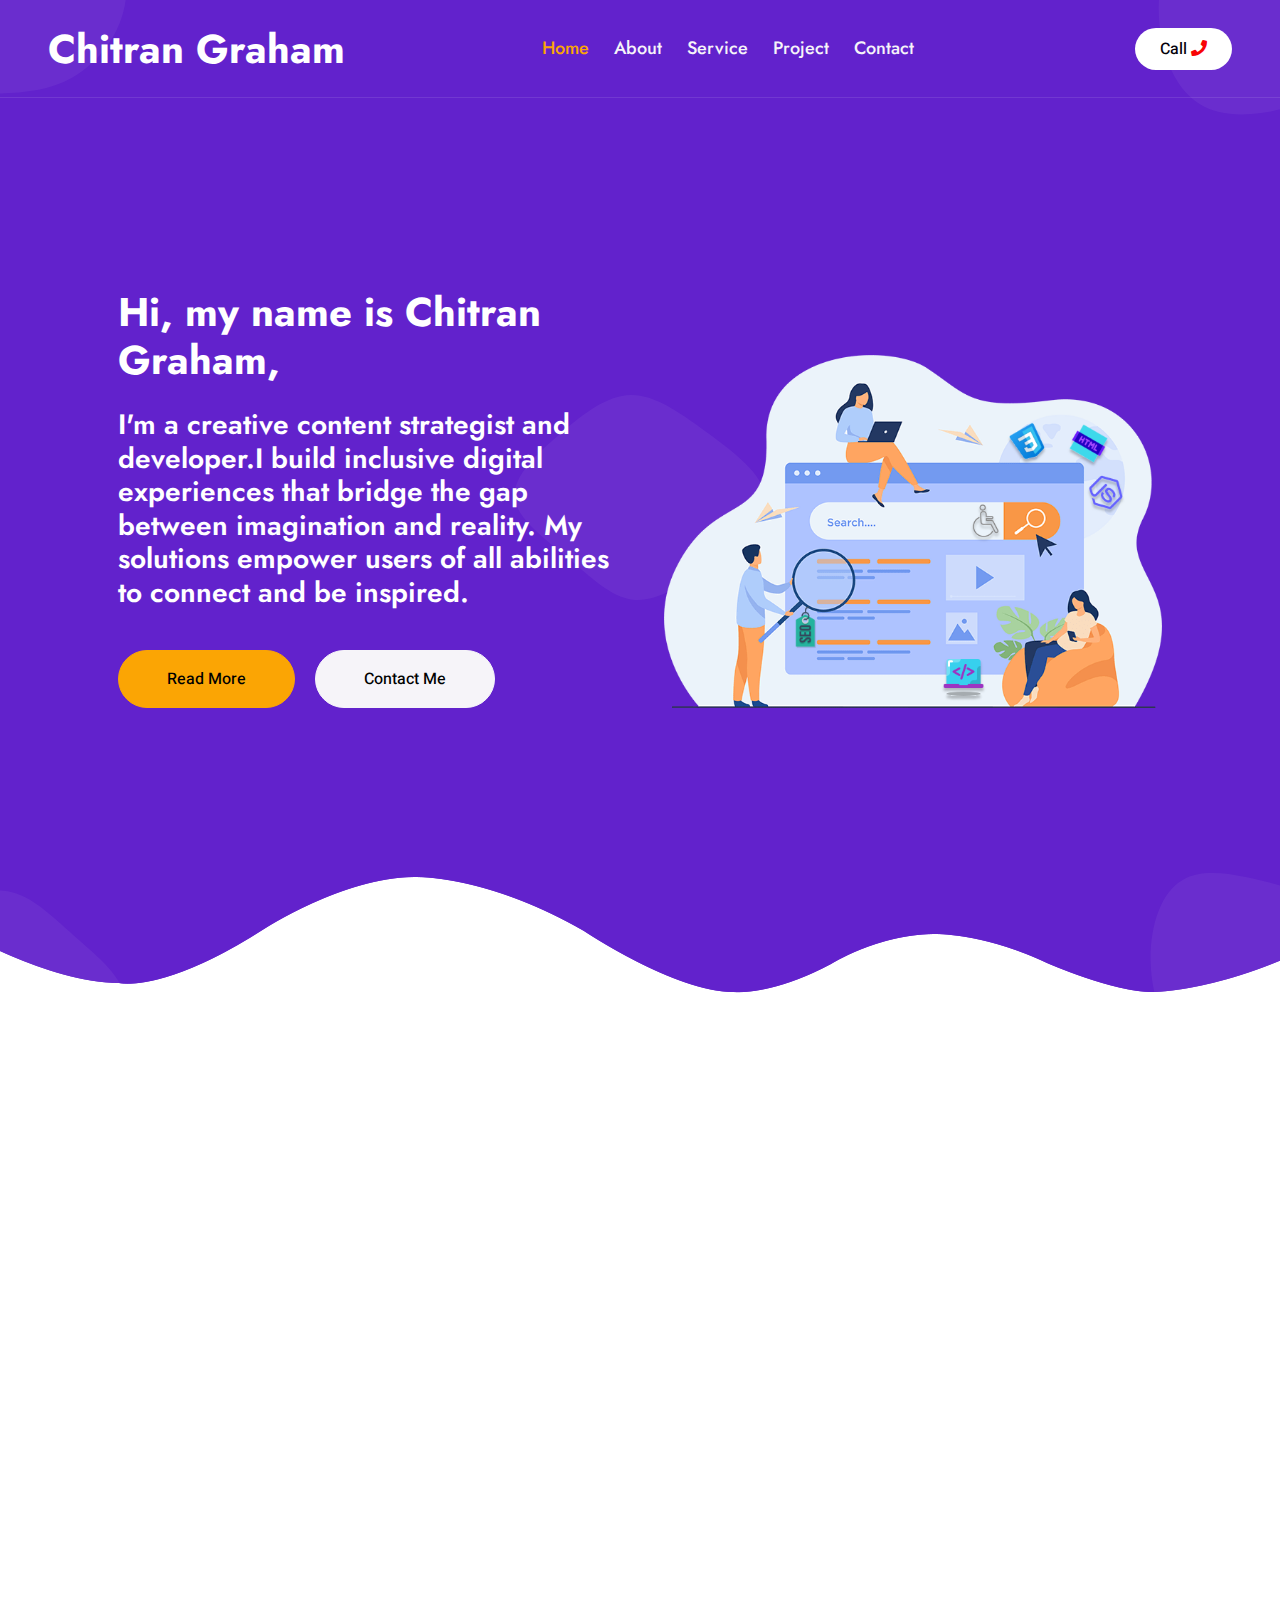
<file: index.html>
<!DOCTYPE html>
<html lang="en">
    <!-- Pop up message start -->

<!-- Pop up message end -->
<head>
    <meta charset="utf-8">
    <title>Chitran Graham - Australian Government</title>
    <meta content="width=device-width, initial-scale=1.0" name="viewport">
    <meta content="" name="keywords">
    <meta content="" name="description">

    <!-- Favicon -->
    <link href="img/ausgov.png" rel="icon">

    <!-- Google Web Fonts -->
    <link rel="preconnect" href="https://fonts.googleapis.com">
    <link rel="preconnect" href="https://fonts.gstatic.com" crossorigin>
    <link href="https://fonts.googleapis.com/css2?family=Heebo:wght@400;500&family=Jost:wght@500;600;700&display=swap" rel="stylesheet"> 

    <!-- Icon Font Stylesheet -->
    <link href="https://cdnjs.cloudflare.com/ajax/libs/font-awesome/5.10.0/css/all.min.css" rel="stylesheet">
    <link href="https://cdn.jsdelivr.net/npm/bootstrap-icons@1.4.1/font/bootstrap-icons.css" rel="stylesheet">

    <!-- Libraries Stylesheet -->
    <link href="lib/animate/animate.min.css" rel="stylesheet">
    <link href="lib/owlcarousel/assets/owl.carousel.min.css" rel="stylesheet">
    <link href="lib/lightbox/css/lightbox.min.css" rel="stylesheet">

    <!-- Customized Bootstrap Stylesheet -->
    <link href="css/bootstrap.min.css" rel="stylesheet">

    <!-- Template Stylesheet -->
    <link href="css/style.css" rel="stylesheet">
</head>
</div>
<body>

    <div class="container-xxl bg-white p-0">
        <!-- Spinner Start -->
        <div id="spinner" class="show bg-white position-fixed translate-middle w-100 vh-100 top-50 start-50 d-flex align-items-center justify-content-center">
            <div class="spinner-grow text-primary" style="width: 3rem; height: 3rem;" role="status">
                <span class="sr-only">Loading...</span>
            </div>
        </div>
        <!-- Spinner End -->


        <!-- Navbar & Hero Start -->
        <div class="container-xxl position-relative p-0">
            <nav class="navbar navbar-expand-lg navbar-light px-4 px-lg-5 py-3 py-lg-0">
                <a href="" class="navbar-brand p-0">
                    <h1 class="m-0">Chitran Graham</h1>
                    <!-- <img src="img/logo.png" alt="Logo"> -->
                </a>
                <button class="navbar-toggler" type="button" data-bs-toggle="collapse" data-bs-target="#navbarCollapse">
                    <span class="fa fa-bars"></span>
                </button>
                <div class="collapse navbar-collapse" id="navbarCollapse">
                    <div class="navbar-nav mx-auto py-0">
                        <a href="index.html" class="nav-item nav-link active">Home</a>
                        <a href="#aboutMe" class="nav-item nav-link">About</a>
                        <a href="#services" class="nav-item nav-link">Service</a>
                        <a href="#projects" class="nav-item nav-link">Project</a>
                        <div class="nav-item dropdown">
                        </div> 
                        <a href="tel:+61426538950" class="nav-item nav-link">Contact</a>
                    </div>
                    <a href="tel:+61426538950" class="btn rounded-pill py-2 px-4 ms-3 d-none d-lg-block">Call&nbsp;<i class='fa fa-phone faa-ring animated fa-1x'></i></a>
                </div>
            </nav>

            <div class="container-xxl bg-primary hero-header">
                <div class="container px-lg-5">
                    <div class="row g-5 align-items-end">
                        <div class="col-lg-6 text-center text-lg-start">
                            <h1 class="text-white mb-4 animated slideInDown">Hi, my name is Chitran Graham, </h1>
                            <h3 class="text-white pb-3 animated slideInDown">I'm a creative content strategist and developer.I build inclusive digital experiences that bridge the gap between imagination and reality. My solutions empower users of all abilities to connect and be inspired.</p></h3>
                            <a href="#feature" class="btn btn-secondary py-sm-3 px-sm-5 rounded-pill me-3 animated slideInLeft">Read More</a>
                            <a href="tel:+61426538950" class="btn btn-light py-sm-3 px-sm-5 rounded-pill animated slideInRight">Contact Me</a>
                        </div>
                        <div class="col-lg-6 text-center text-lg-start">
                            <img class="img-fluid animated zoomIn" src="img/hero.png" alt="">
                        </div>
                    </div>
                </div>
            </div>
        </div>
        <!-- Navbar & Hero End -->


        <!-- Feature Start -->
        <a id="feature">
        <div class="container-xxl py-5">
            <div class="container py-5 px-lg-5">
                <div class="row g-4">
                    <div class="col-lg-4 wow fadeInUp" data-wow-delay="0.1s">
                        <div class="feature-item bg-light rounded text-center p-4">
                            <i class="fa fa-3x fa-mail-bulk text-primary mb-4"></i>
                            <h5 class="mb-3">Digital & Accessibility</h5>
                            <p class="m-0">Strong understanding of content design principles such as clarity, accuracy, context, transparency, cohesiveness, and inclusivity along with digital best practices, as well as experience in leading and managing a team.</p>
                        </div>
                    </div>
                    <div class="col-lg-4 wow fadeInUp" data-wow-delay="0.3s">
                        <div class="feature-item bg-light rounded text-center p-4">
                            <i class="fa fa-3x fa-search text-primary mb-4"></i>
                            <h5 class="mb-3">SEO & Backlinks</h5>
                            <p class="m-0">I'm a SEO and backlinks expert. I specialize in helping websites improve their search engine ranking. I do this by optimizing the website's content and structure, as well as building backlinks from other websites.</p>
                        </div>
                    </div>
                    <div class="col-lg-4 wow fadeInUp" data-wow-delay="0.5s">
                        <div class="feature-item bg-light rounded text-center p-4">
                            <i class="fa fa-3x fa-laptop-code text-primary mb-4"></i>
                            <h5 class="mb-3">Design & Development</h5>
                            <p class="m-0">Confident in backend HTML, CSS and JavaScript reviewing, updating, and coordinating accurate online content across several different department websites such as DRUPAL, SharePoint Online and Sitecore DXP.</p>
                        </div>
                    </div>
                </div>
            </div>
        </div>
    </a>
        <!-- Feature End -->


        <!-- About Start -->
        <a id="aboutMe">
        <div class="container-xxl py-5">
            <div class="container py-5 px-lg-5">
                <div class="row g-5 align-items-center">
                    <div class="col-lg-6 wow fadeInUp" data-wow-delay="0.1s">
                        <p class="section-title text-secondary">About Me<span></span></p>
                        <h1 class="mb-5">Digital expert with 5 years of experience</h1>
                        <p class="mb-4">I have experience in understanding in digital content design principles such as clarity, accuracy, context, transparency, cohesiveness, and inclusivity along with digital best practices, as well as experience in leading and managing a team.</p>
                        <div class="skill mb-4">
                            <div class="d-flex justify-content-between">
                                <p class="mb-2">Content Development</p>
                                <p class="mb-2">90%</p>
                            </div>
                            <div class="progress">
                                <div class="progress-bar bg-primary" role="progressbar" aria-valuenow="90" aria-valuemin="0" aria-valuemax="100"></div>
                            </div>
                        </div>
                        <div class="skill mb-4">
                            <div class="d-flex justify-content-between">
                                <p class="mb-2">SEO and Redirects</p>
                                <p class="mb-2">87%</p>
                            </div>
                            <div class="progress">
                                <div class="progress-bar bg-secondary" role="progressbar" aria-valuenow="87" aria-valuemin="0" aria-valuemax="100"></div>
                            </div>
                        </div>
                        <div class="skill mb-4">
                            <div class="d-flex justify-content-between">
                                <p class="mb-2">Design & Development</p>
                                <p class="mb-2">95%</p>
                            </div>
                            <div class="progress">
                                <div class="progress-bar bg-dark" role="progressbar" aria-valuenow="95" aria-valuemin="0" aria-valuemax="100"></div>
                            </div>
                        </div>
                        <div class="skill mb-4">
                            <div class="d-flex justify-content-between">
                                <p class="mb-2">DRUPAL and SharePoint online Development</p>
                                <p class="mb-2">96%</p>
                            </div>
                            <div class="progress">
                                <div class="progress-bar bg-primary" role="progressbar" aria-valuenow="96" aria-valuemin="0" aria-valuemax="100"></div>
                            </div>
                        </div>
                        <div class="skill mb-4">
                            <div class="d-flex justify-content-between">
                                <p class="mb-2">Google Analytics</p>
                                <p class="mb-2">95%</p>
                            </div>
                            <div class="progress">
                                <div class="progress-bar bg-secondary" role="progressbar" aria-valuenow="95" aria-valuemin="0" aria-valuemax="100"></div>
                            </div>
                        </div>
                        <div class="skill mb-4">
                            <div class="d-flex justify-content-between">
                                <p class="mb-2">WCAG and Accessibility</p>
                                <p class="mb-2">99%</p>
                            </div>
                            <div class="progress">
                                <div class="progress-bar bg-dark" role="progressbar" aria-valuenow="99" aria-valuemin="0" aria-valuemax="100"></div>
                            </div>
                        </div>
                    </div>
                    <div class="col-lg-6">
                        <img class="img-fluid wow zoomIn" data-wow-delay="0.5s" src="img/about.png">
                    </div>
                </div>
            </div>
        </div>
    </a>
        <!-- About End -->


        <!-- Facts Start -->
        <div class="container-xxl bg-primary fact py-5 wow fadeInUp" data-wow-delay="0.1s">
            <div class="container py-5 px-lg-5">
                <div class="row g-4">
                    <div class="col-md-6 col-lg-3 text-center wow fadeIn" data-wow-delay="0.1s">
                        <i class="fa fa-certificate fa-3x text-secondary mb-3"></i>
                        <h1 class="text-white mb-2" data-toggle="counter-up">5</h1>
                        <p class="text-white mb-0">Years Experience</p>
                    </div>
                    <div class="col-md-6 col-lg-3 text-center wow fadeIn" data-wow-delay="0.3s">
                        <i class="fa fa-users-cog fa-3x text-secondary mb-3"></i>
                        <h1 class="text-white mb-2" data-toggle="counter-up">150</h1>
                        <p class="text-white mb-0">Satisfied Clients</p>
                    </div>
                    <div class="col-md-6 col-lg-3 text-center wow fadeIn" data-wow-delay="0.5s">
                        <i class="fa fa-users fa-3x text-secondary mb-3"></i>
                        <h1 class="text-white mb-2" data-toggle="counter-up">99</h1>
                        <p class="text-white mb-0">Network Diversities</p>
                    </div>
                    <div class="col-md-6 col-lg-3 text-center wow fadeIn" data-wow-delay="0.7s">
                        <i class="fa fa-check fa-3x text-secondary mb-3"></i>
                        <h1 class="text-white mb-2" data-toggle="counter-up">160</h1>
                        <p class="text-white mb-0">Completed Projects</p>
                    </div>
                </div>
            </div>
        </div>
        <!-- Facts End -->


        <!-- Service Start -->
        <a id="services">
        <div class="container-xxl py-5">
            <div class="container py-5 px-lg-5">
                <div class="wow fadeInUp" data-wow-delay="0.1s">
                    <p class="section-title text-secondary justify-content-center"><span></span>Services<span></span></p>
                    <h1 class="text-center mb-5">What I am expert in</h1>
                </div>
                <div class="row g-4">
                    <div class="col-lg-4 col-md-6 wow fadeInUp" data-wow-delay="0.1s">
                        <div class="service-item d-flex flex-column text-center rounded">
                            <div class="service-icon flex-shrink-0">
                                <i class="fa fa-search fa-2x"></i>
                            </div>
                            <h5 class="mb-3">SEO Optimization</h5>
                            <p class="m-0"></p>
                        </div>
                    </div>
                    <div class="col-lg-4 col-md-6 wow fadeInUp" data-wow-delay="0.3s">
                        <div class="service-item d-flex flex-column text-center rounded">
                            <div class="service-icon flex-shrink-0">
                                <i class="fa fa-laptop-code fa-2x"></i>
                            </div>
                            <h5 class="mb-3">Web Design</h5>
                            <p class="m-0"></p>
                            
                        </div>
                    </div>
                    <div class="col-lg-4 col-md-6 wow fadeInUp" data-wow-delay="0.5s">
                        <div class="service-item d-flex flex-column text-center rounded">
                            <div class="service-icon flex-shrink-0">
                                <i class="fab fa-facebook-f fa-2x"></i>
                            </div>
                            <h5 class="mb-3">Social Media Marketing</h5>
                            <p class="m-0"></p>
                            
                        </div>
                    </div>
                    <div class="col-lg-4 col-md-6 wow fadeInUp" data-wow-delay="0.1s">
                        <div class="service-item d-flex flex-column text-center rounded">
                            <div class="service-icon flex-shrink-0">
                                <i class="fa fa-mail-bulk fa-2x"></i>
                            </div>
                            <h5 class="mb-3">Email Marketing</h5>
                            <p class="m-0"></p>
                            
                        </div>
                    </div>
                    <div class="col-lg-4 col-md-6 wow fadeInUp" data-wow-delay="0.3s">
                        <div class="service-item d-flex flex-column text-center rounded">
                            <div class="service-icon flex-shrink-0">
                                <i class="fa fa-thumbs-up fa-2x"></i>
                            </div>
                            <h5 class="mb-3">Project Management</h5>
                            <p class="m-0"></p>
                            
                        </div>
                    </div>
                    <div class="col-lg-4 col-md-6 wow fadeInUp" data-wow-delay="0.5s">
                        <div class="service-item d-flex flex-column text-center rounded">
                            <div class="service-icon flex-shrink-0">
                                <i class="fab fa-android fa-2x"></i>
                            </div>
                            <h5 class="mb-3">Accessibility Code</h5>
                            <p class="m-0"></p>
                            
                        </div>
                    </div>
                </div>
            </div>
        </div>
    </a>
        <!-- Service End -->
        <!-- Newsletter Start -->
        <!-- Newsletter End -->
        <!-- Projects Start -->
        <a id="projects">
        <div class="container-xxl py-5">
            <div class="container py-5 px-lg-5">
                <div class="wow fadeInUp" data-wow-delay="0.1s">
                    <p class="section-title text-secondary justify-content-center"><span></span>Projects<span></span></p>
                    <h1 class="text-center mb-5">Recently Completed Projects</h1>
                </div>
                <div class="row mt-n2 wow fadeInUp" data-wow-delay="0.3s">
                    <div class="col-12 text-center">
                        <ul class="list-inline mb-5" id="portfolio-flters">
                            <li class="mx-2 active" data-filter="*">All</li>
                            <li class="mx-2" data-filter=".first">Web Design</li>
                            <li class="mx-2" data-filter=".second">Graphic Design</li>
                        </ul>
                    </div>
                </div>
                <div class="row g-4 portfolio-container">
                    <div class="col-lg-4 col-md-6 portfolio-item first wow fadeInUp" data-wow-delay="0.1s">
                        <div class="rounded overflow-hidden">
                            <div class="position-relative overflow-hidden">
                                <img class="img-fluid w-100" src="img/portfolio-1.jpg" alt="">
                                <div class="portfolio-overlay">
                                    <a class="btn btn-square btn-outline-light mx-1" href="img/portfolio-1.jpg" data-lightbox="portfolio"><i class="fa fa-eye"></i></a>
                                
                                </div>
                            </div>
                            <div class="bg-light p-4">
                                <p class="text-primary fw-medium mb-2">Wed Development</p>
                                <h5 class="lh-base mb-0">Internal and External Stakeholder Web Design</a>
                            </div>
                        </div>
                    </div>
                    <div class="col-lg-4 col-md-6 portfolio-item second wow fadeInUp" data-wow-delay="0.3s">
                        <div class="rounded overflow-hidden">
                            <div class="position-relative overflow-hidden">
                                <img class="img-fluid w-100" src="img/portfolio-2.jpg" alt="">
                                <div class="portfolio-overlay">
                                    <a class="btn btn-square btn-outline-light mx-1" href="img/portfolio-2.jpg" data-lightbox="portfolio"><i class="fa fa-eye"></i></a>
                                    
                                </div>
                            </div>
                            <div class="bg-light p-4">
                                <p class="text-primary fw-medium mb-2">UI / UX Design</p>
                                <h5 class="lh-base mb-0">Knowledge in Drupal & SharePoint</a>
                            </div>
                        </div>
                    </div>
                    <div class="col-lg-4 col-md-6 portfolio-item first wow fadeInUp" data-wow-delay="0.5s">
                        <div class="rounded overflow-hidden">
                            <div class="position-relative overflow-hidden">
                                <img class="img-fluid w-100" src="img/portfolio-3.jpg" alt="">
                                <div class="portfolio-overlay">
                                    <a class="btn btn-square btn-outline-light mx-1" href="img/portfolio-3.jpg" data-lightbox="portfolio"><i class="fa fa-eye"></i></a>
                                    
                                </div>
                            </div>
                            <div class="bg-light p-4">
                                <p class="text-primary fw-medium mb-2">Knowledge in Monsido</p>
                                <h5 class="lh-base mb-0">Access and policy creation in Monsido</a>
                            </div>
                        </div>
                    </div>
                    <div class="col-lg-4 col-md-6 portfolio-item second wow fadeInUp" data-wow-delay="0.1s">
                        <div class="rounded overflow-hidden">
                            <div class="position-relative overflow-hidden">
                                <img class="img-fluid w-100" src="img/portfolio-4.jpg" alt="">
                                <div class="portfolio-overlay">
                                    <a class="btn btn-square btn-outline-light mx-1" href="img/portfolio-4.jpg" data-lightbox="portfolio"><i class="fa fa-eye"></i></a>
                                </div>
                            </div>
                            <div class="bg-light p-4">
                                <p class="text-primary fw-medium mb-2">SEO Guru</p>
                                <h5 class="lh-base mb-0">Digital SEO Expert in Google Lighthouse</a>
                            </div>
                        </div>
                    </div>
                    <div class="col-lg-4 col-md-6 portfolio-item first wow fadeInUp" data-wow-delay="0.3s">
                        <div class="rounded overflow-hidden">
                            <div class="position-relative overflow-hidden">
                                <img class="img-fluid w-100" src="img/portfolio-5.jpg" alt="">
                                <div class="portfolio-overlay">
                                    <a class="btn btn-square btn-outline-light mx-1" href="img/portfolio-5.jpg" data-lightbox="portfolio"><i class="fa fa-eye"></i></a>
                                    
                                </div>
                            </div>
                            <div class="bg-light p-4">
                                <p class="text-primary fw-medium mb-2">Accessibility</p>
                                <h5 class="lh-base mb-0">Accessibility Expert with of Abilities and Engagement</a>
                            </div>
                        </div>
                    </div>
                    <div class="col-lg-4 col-md-6 portfolio-item second wow fadeInUp" data-wow-delay="0.5s">
                        <div class="rounded overflow-hidden">
                            <div class="position-relative overflow-hidden">
                                <img class="img-fluid w-100" src="img/portfolio-6.jpg" alt="">
                                <div class="portfolio-overlay">
                                    <a class="btn btn-square btn-outline-light mx-1" href="img/portfolio-6.jpg" data-lightbox="portfolio"><i class="fa fa-eye"></i></a>
                                    
                                </div>
                            </div>
                            <div class="bg-light p-4">
                                <p class="text-primary fw-medium mb-2">Information Architecture</p>
                                <h5 class="lh-base mb-0">Design and Development IA using AI</a>
                            </div>
                        </div>
                    </div>
                </div>
            </div>
        </div>
    </a>
        <!-- Projects End -->


        <!-- Hand-on Experience start -->
        <div class="container-xxl py-5 wow fadeInUp" data-wow-delay="1s">
            <div class="container py-5 px-lg-5">
                <p class="section-title text-secondary justify-content-center"><span></span>Hands-on Platform<span></span></p>
                <h1 class="text-center mb-5">Experienced Platform</h1>
                <div class="owl-carousel testimonial-carousel">
                    <div class="testimonial-item bg-light rounded my-4">
                        <p class="fs-5"><i class="fa fa-quote-left fa-4x text-primary mt-n4 me-3"></i>I've been using back-end and front-end Drupal for many years now and I really enjoy its flexibility.</p>
                        <div class="d-flex align-items-center">
                            <img class="img-fluid flex-shrink-0 rounded-circle" src="img/EL_blue_RGB(1).png" style="width: 65px; height: 65px;">
                            <div class="ps-4">
                                <h5 class="mb-1">Drupal</h5>
                                <span>5+ experience</span>
                            </div>
                        </div>
                    </div>
                    <div class="testimonial-item bg-light rounded my-4">
                        <p class="fs-5"><i class="fa fa-quote-left fa-4x text-primary mt-n4 me-3"></i>I have experience using back-end and front-end SharePoint online for website document collaboration and sharing</p>
                        <div class="d-flex align-items-center">
                            <img class="img-fluid flex-shrink-0 rounded-circle" src="img/icons8-microsoft-sharepoint-48.png" style="width: 65px; height: 65px;">
                            <div class="ps-4">
                                <h5 class="mb-1">SharePoint</h5>
                                <span>4+ experience</span>
                            </div>
                        </div>
                    </div>
                    <div class="testimonial-item bg-light rounded my-4">
                        <p class="fs-5"><i class="fa fa-quote-left fa-4x text-primary mt-n4 me-3"></i>I have experience with creating custom segments, website traffics, user behavior, dashboards, and reports in Google Analytics.</p>
                        <div class="d-flex align-items-center">
                            <img class="img-fluid flex-shrink-0 rounded-circle" src="img/icons8-analytics-100.png" style="width: 65px; height: 65px;">
                            <div class="ps-4">
                                <h5 class="mb-1">Google Analytics</h5>
                                <span>4+ experience</span>
                            </div>
                        </div>
                    </div>
                    <div class="testimonial-item bg-light rounded my-4">
                        <p class="fs-5"><i class="fa fa-quote-left fa-4x text-primary mt-n4 me-3"></i>I have experience managing Azure virtual machines, Azure cloud applications and storage accounts.</p>
                        <div class="d-flex align-items-center">
                            <img class="img-fluid flex-shrink-0 rounded-circle" src="img/icons8-azure-96.png" style="width: 65px; height: 65px;">
                            <div class="ps-4">
                                <h5 class="mb-1">Azure</h5>
                                <span>2+ experience</span>
                            </div>
                        </div>
                    </div>
                    <div class="testimonial-item bg-light rounded my-4">
                        <p class="fs-5"><i class="fa fa-quote-left fa-4x text-primary mt-n4 me-3"></i>I've Successfully designed and implemented 15 wed wireframe of user interfaces in Figma, resulting in positive outcome.</p>
                        <div class="d-flex align-items-center">
                            <img class="img-fluid flex-shrink-0 rounded-circle" src="img/icons8-figma-96.png" style="width: 65px; height: 65px;">
                            <div class="ps-4">
                                <h5 class="mb-1">Figma</h5>
                                <span>4+ experience</span>
                            </div>
                        </div>
                    </div>
                    <div class="testimonial-item bg-light rounded my-4">
                        <p class="fs-5"><i class="fa fa-quote-left fa-4x text-primary mt-n4 me-3"></i>I have experience in using project, BAU, and jobs request in board such Confluence, Jira, Asana and Monday. </p>
                        <div class="d-flex align-items-center">
                            <img class="img-fluid flex-shrink-0 rounded-circle" src="img/icons8-confluence-96.png" style="width: 65px; height: 65px;">
                            <div class="ps-4">
                                <h5 class="mb-1">Confluence</h5>
                                <span>3+ experience</span>
                            </div>
                        </div>
                    </div>
                    <div class="testimonial-item bg-light rounded my-4">
                        <p class="fs-5"><i class="fa fa-quote-left fa-4x text-primary mt-n4 me-3"></i>I have years of experience in using HTML, CSS, JavaScript Framework, I have implemented backend work and testing.</p>
                        <div class="d-flex align-items-center">
                            <img class="img-fluid flex-shrink-0 rounded-circle" src="img/icons8-coding-96.png" style="width: 65px; height: 65px;">
                            <div class="ps-4">
                                <h5 class="mb-1">HTML CSS JavaScript</h5>
                                <span>3+ experience</span>
                            </div>
                        </div>
                    </div>
                    <div class="testimonial-item bg-light rounded my-4">
                        <p class="fs-5"><i class="fa fa-quote-left fa-4x text-primary mt-n4 me-3"></i>I have strong understanding in Accessibility for all ability users and use easy language for more users to understand.</p>
                        <div class="d-flex align-items-center">
                            <img class="img-fluid flex-shrink-0 rounded-circle" src="img/icons8-accessibility-96.png" style="width: 65px; height: 65px;">
                            <div class="ps-4">
                                <h5 class="mb-1">Accessibility WCAG</h5>
                                <span>5+ experience</span>
                            </div>
                        </div>
                    </div>
                </div>
            </div>
        </div>
        <!-- Hand-on Experience end -->


        <!-- Team Start -->
       
        <!-- Team End -->
        
        
        <!-- Footer Start -->
        <div class="container-fluid bg-primary text-light footer wow fadeIn" data-wow-delay="0.1s">
            <div class="container py-5 px-lg-5">
                <div class="row g-5">
                    <div class="col-lg-6">
                        <img class="img-fluid wow zoomIn" data-wow-delay="0.5s" src="img/Aboriginal.png"style="width: 7%; height: 10%;">
                        <img class="img-fluid wow zoomIn" data-wow-delay="0.5s" src="img/TSI_flag.png"style="width: 7%; height: 10%;">
                        <h1 class="text-white mb-4 animated slideInDown">Acknowledgment of Country</h1>
                            <p class="text-white pb-3 animated slideInDown">I want to begin with an acknowledgement of country and I'd like to begin by acknowledging the traditional custodians of the unseated land skies waterways where we come together, and I'd like to pay my respects to ancestors and elders of the wurundjeri people, which is where I'm presenting this portfolio today, as well as the traditional custodians of the lands that you are from.</p>
            </div>
            <div class="container px-lg-5">
                <div class="copyright">
                    <div class="row">
                        <div class="col-md-6 text-center text-md-start mb-3 mb-md-0">
                            &copy; <a class="border-bottom" href="#">Chitran Graham</a>
                        </div>
                        
                        </div>
                    </div>
                </div>
            </div>
        </div>
        <!-- Footer End -->


        <!-- Back to Top -->
        <a href="#" class="btn btn-lg btn-secondary btn-lg-square back-to-top"><i class="bi bi-arrow-up"></i></a>
    </div>

    <!-- JavaScript Libraries -->
    <script src="https://code.jquery.com/jquery-3.4.1.min.js"></script>
    <script src="https://cdn.jsdelivr.net/npm/bootstrap@5.0.0/dist/js/bootstrap.bundle.min.js"></script>
    <script src="lib/wow/wow.min.js"></script>
    <script src="lib/easing/easing.min.js"></script>
    <script src="lib/waypoints/waypoints.min.js"></script>
    <script src="lib/counterup/counterup.min.js"></script>
    <script src="lib/owlcarousel/owl.carousel.min.js"></script>
    <script src="lib/isotope/isotope.pkgd.min.js"></script>
    <script src="lib/lightbox/js/lightbox.min.js"></script>
    <script>
        // Function to close the popup
        function closePopup() {
          document.getElementById("launchPopup").style.display = "none";
        }
        
        // Script to display the popup on page load (optional)
        window.onload = function() {
          document.getElementById("launchPopup").style.display = "flex";
        }
        </script>
      </body>

    <!-- Template Javascript -->
    <script src="js/main.js"></script>
</body>

</html>
</file>
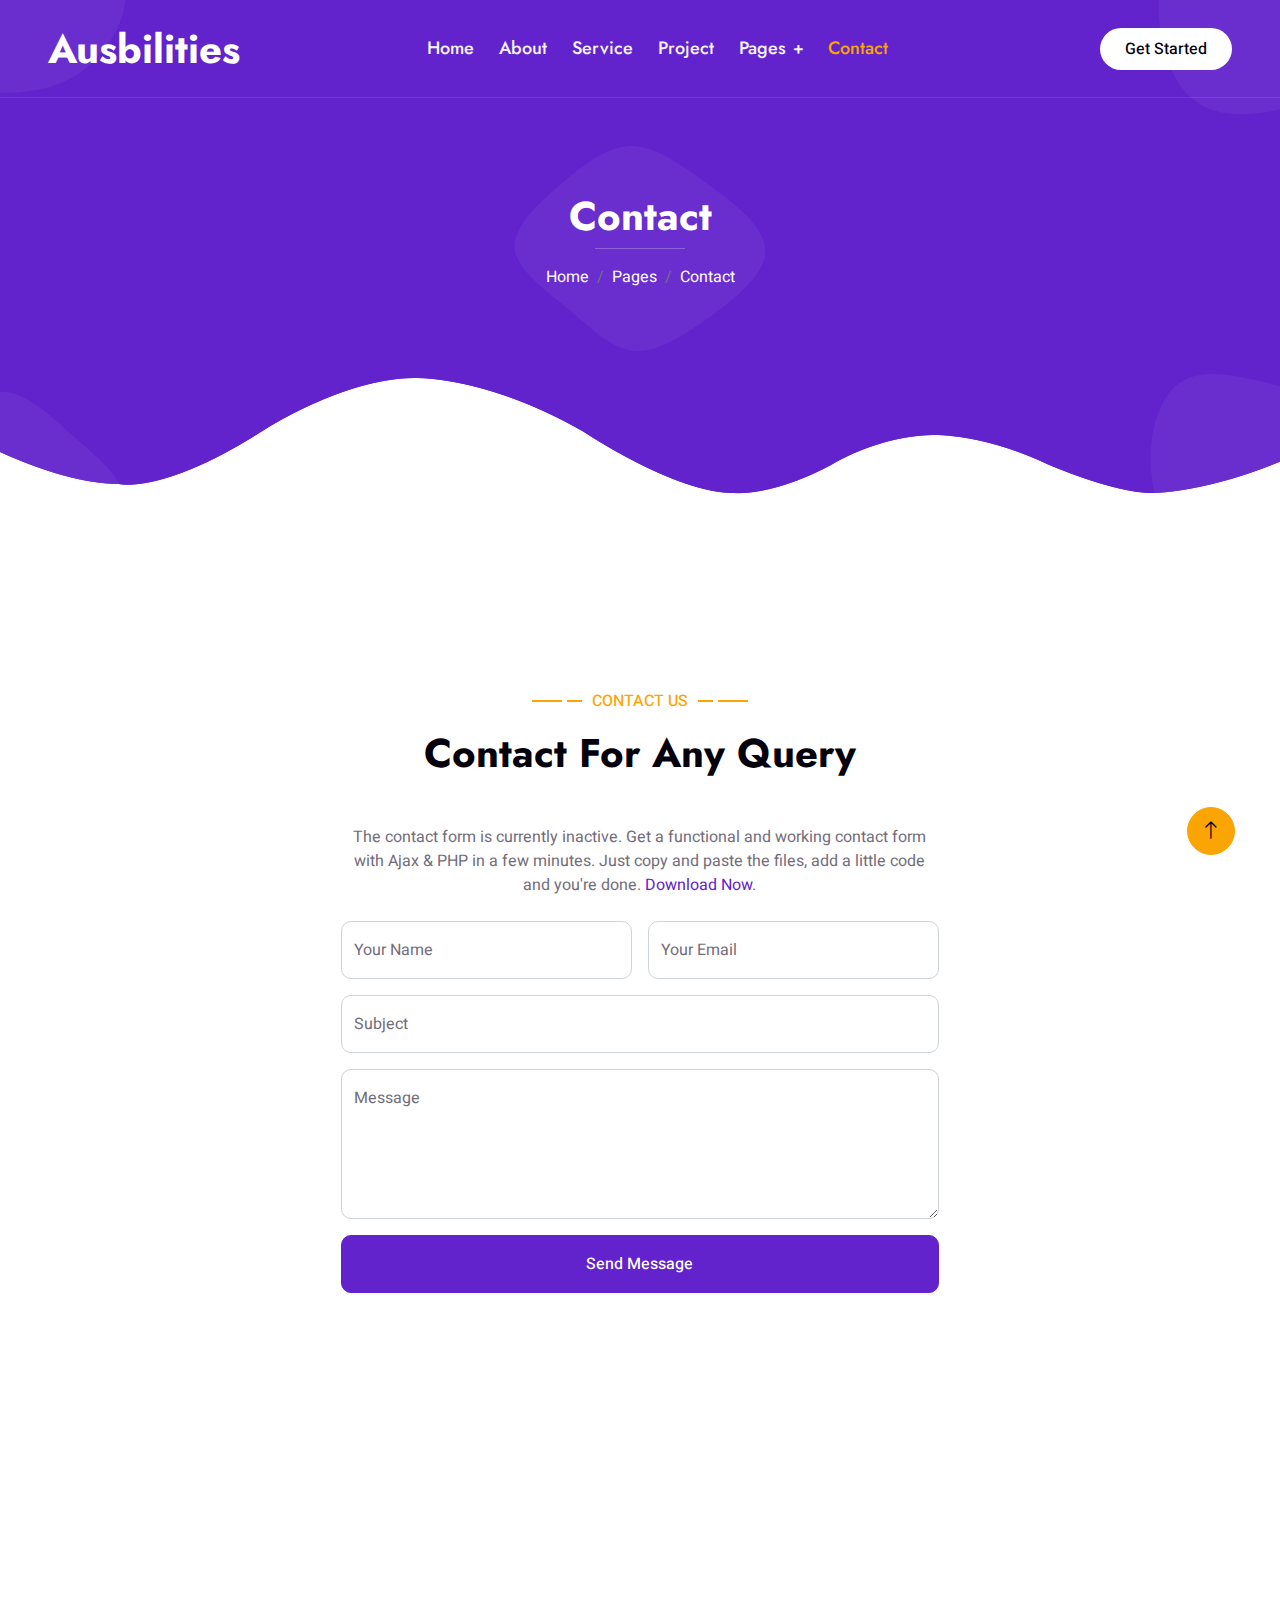
<file: contact.html>
<!DOCTYPE html>
<html lang="en">

<head>
    <meta charset="utf-8">
    <title>DGital - Digital Agency HTML Template</title>
    <meta content="width=device-width, initial-scale=1.0" name="viewport">
    <meta content="" name="keywords">
    <meta content="" name="description">

    <!-- Favicon -->
    <link href="img/ausgov.png" rel="icon">

    <!-- Google Web Fonts -->
    <link rel="preconnect" href="https://fonts.googleapis.com">
    <link rel="preconnect" href="https://fonts.gstatic.com" crossorigin>
    <link href="https://fonts.googleapis.com/css2?family=Heebo:wght@400;500&family=Jost:wght@500;600;700&display=swap" rel="stylesheet"> 

    <!-- Icon Font Stylesheet -->
    <link href="https://cdnjs.cloudflare.com/ajax/libs/font-awesome/5.10.0/css/all.min.css" rel="stylesheet">
    <link href="https://cdn.jsdelivr.net/npm/bootstrap-icons@1.4.1/font/bootstrap-icons.css" rel="stylesheet">

    <!-- Libraries Stylesheet -->
    <link href="lib/animate/animate.min.css" rel="stylesheet">
    <link href="lib/owlcarousel/assets/owl.carousel.min.css" rel="stylesheet">
    <link href="lib/lightbox/css/lightbox.min.css" rel="stylesheet">

    <!-- Customized Bootstrap Stylesheet -->
    <link href="css/bootstrap.min.css" rel="stylesheet">

    <!-- Template Stylesheet -->
    <link href="css/style.css" rel="stylesheet">
</head>

<body>
    <div class="container-xxl bg-white p-0">
        <!-- Spinner Start -->
        <div id="spinner" class="show bg-white position-fixed translate-middle w-100 vh-100 top-50 start-50 d-flex align-items-center justify-content-center">
            <div class="spinner-grow text-primary" style="width: 3rem; height: 3rem;" role="status">
                <span class="sr-only">Loading...</span>
            </div>
        </div>
        <!-- Spinner End -->


        <!-- Navbar & Hero Start -->
        <div class="container-xxl position-relative p-0">
            <nav class="navbar navbar-expand-lg navbar-light px-4 px-lg-5 py-3 py-lg-0">
                <a href="" class="navbar-brand p-0">
                    <h1 class="m-0">Ausbilities</h1>
                    <!-- <img src="img/logo.png" alt="Logo"> -->
                </a>
                <button class="navbar-toggler" type="button" data-bs-toggle="collapse" data-bs-target="#navbarCollapse">
                    <span class="fa fa-bars"></span>
                </button>
                <div class="collapse navbar-collapse" id="navbarCollapse">
                    <div class="navbar-nav mx-auto py-0">
                        <a href="index.html" class="nav-item nav-link">Home</a>
                        <a href="about.html" class="nav-item nav-link">About</a>
                        <a href="service.html" class="nav-item nav-link">Service</a>
                        <a href="project.html" class="nav-item nav-link">Project</a>
                        <div class="nav-item dropdown">
                            <a href="#" class="nav-link dropdown-toggle" data-bs-toggle="dropdown">Pages</a>
                            <div class="dropdown-menu m-0">
                                <a href="team.html" class="dropdown-item">Our Team</a>
                                <a href="testimonial.html" class="dropdown-item">Testimonial</a>
                            </div>
                        </div>
                        <a href="contact.html" class="nav-item nav-link active">Contact</a>
                    </div>
                    <a href="" class="btn rounded-pill py-2 px-4 ms-3 d-none d-lg-block">Get Started</a>
                </div>
            </nav>

            <div class="container-xxl py-5 bg-primary hero-header">
                <div class="container my-5 py-5 px-lg-5">
                    <div class="row g-5 py-5">
                        <div class="col-12 text-center">
                            <h1 class="text-white animated slideInDown">Contact</h1>
                            <hr class="bg-white mx-auto mt-0" style="width: 90px;">
                            <nav aria-label="breadcrumb">
                                <ol class="breadcrumb justify-content-center">
                                    <li class="breadcrumb-item"><a class="text-white" href="#">Home</a></li>
                                    <li class="breadcrumb-item"><a class="text-white" href="#">Pages</a></li>
                                    <li class="breadcrumb-item text-white active" aria-current="page">Contact</li>
                                </ol>
                            </nav>
                        </div>
                    </div>
                </div>
            </div>
        </div>
        <!-- Navbar & Hero End -->


        <!-- Contact Start -->
        <div class="container-xxl py-5">
            <div class="container py-5 px-lg-5">
                <div class="wow fadeInUp" data-wow-delay="0.1s">
                    <p class="section-title text-secondary justify-content-center"><span></span>Contact Us<span></span></p>
                    <h1 class="text-center mb-5">Contact For Any Query</h1>
                </div>
                <div class="row justify-content-center">
                    <div class="col-lg-7">
                        <div class="wow fadeInUp" data-wow-delay="0.3s">
                            <p class="text-center mb-4">The contact form is currently inactive. Get a functional and working contact form with Ajax & PHP in a few minutes. Just copy and paste the files, add a little code and you're done. <a href="https://htmlcodex.com/contact-form">Download Now</a>.</p>
                            <form>
                                <div class="row g-3">
                                    <div class="col-md-6">
                                        <div class="form-floating">
                                            <input type="text" class="form-control" id="name" placeholder="Your Name">
                                            <label for="name">Your Name</label>
                                        </div>
                                    </div>
                                    <div class="col-md-6">
                                        <div class="form-floating">
                                            <input type="email" class="form-control" id="email" placeholder="Your Email">
                                            <label for="email">Your Email</label>
                                        </div>
                                    </div>
                                    <div class="col-12">
                                        <div class="form-floating">
                                            <input type="text" class="form-control" id="subject" placeholder="Subject">
                                            <label for="subject">Subject</label>
                                        </div>
                                    </div>
                                    <div class="col-12">
                                        <div class="form-floating">
                                            <textarea class="form-control" placeholder="Leave a message here" id="message" style="height: 150px"></textarea>
                                            <label for="message">Message</label>
                                        </div>
                                    </div>
                                    <div class="col-12">
                                        <button class="btn btn-primary w-100 py-3" type="submit">Send Message</button>
                                    </div>
                                </div>
                            </form>
                        </div>
                    </div>
                </div>
            </div>
        </div>
        <!-- Contact End -->
        

        <!-- Footer Start -->
        <div class="container-fluid bg-primary text-light footer wow fadeIn" data-wow-delay="0.1s">
            <div class="container py-5 px-lg-5">
                <div class="row g-5">
                    <div class="col-md-6 col-lg-3">
                        <p class="section-title text-white h5 mb-4">Address<span></span></p>
                        <p><i class="fa fa-map-marker-alt me-3"></i>123 Street, New York, USA</p>
                        <p><i class="fa fa-phone-alt me-3"></i>+012 345 67890</p>
                        <p><i class="fa fa-envelope me-3"></i>info@example.com</p>
                        <div class="d-flex pt-2">
                            <a class="btn btn-outline-light btn-social" href=""><i class="fab fa-twitter"></i></a>
                            <a class="btn btn-outline-light btn-social" href=""><i class="fab fa-facebook-f"></i></a>
                            <a class="btn btn-outline-light btn-social" href=""><i class="fab fa-instagram"></i></a>
                            <a class="btn btn-outline-light btn-social" href=""><i class="fab fa-linkedin-in"></i></a>
                        </div>
                    </div>
                    <div class="col-md-6 col-lg-3">
                        <p class="section-title text-white h5 mb-4">Quick Link<span></span></p>
                        <a class="btn btn-link" href="">About Us</a>
                        <a class="btn btn-link" href="">Contact Us</a>
                        <a class="btn btn-link" href="">Privacy Policy</a>
                        <a class="btn btn-link" href="">Terms & Condition</a>
                        <a class="btn btn-link" href="">Career</a>
                    </div>
                    <div class="col-md-6 col-lg-3">
                        <p class="section-title text-white h5 mb-4">Gallery<span></span></p>
                        <div class="row g-2">
                            <div class="col-4">
                                <img class="img-fluid" src="img/portfolio-1.jpg" alt="Image">
                            </div>
                            <div class="col-4">
                                <img class="img-fluid" src="img/portfolio-2.jpg" alt="Image">
                            </div>
                            <div class="col-4">
                                <img class="img-fluid" src="img/portfolio-3.jpg" alt="Image">
                            </div>
                            <div class="col-4">
                                <img class="img-fluid" src="img/portfolio-4.jpg" alt="Image">
                            </div>
                            <div class="col-4">
                                <img class="img-fluid" src="img/portfolio-5.jpg" alt="Image">
                            </div>
                            <div class="col-4">
                                <img class="img-fluid" src="img/portfolio-6.jpg" alt="Image">
                            </div>
                        </div>
                    </div>
                    <div class="col-md-6 col-lg-3">
                        <p class="section-title text-white h5 mb-4">Newsletter<span></span></p>
                        <p>Lorem ipsum dolor sit amet elit. Phasellus nec pretium mi. Curabitur facilisis ornare velit non vulpu</p>
                        <div class="position-relative w-100 mt-3">
                            <input class="form-control border-0 rounded-pill w-100 ps-4 pe-5" type="text" placeholder="Your Email" style="height: 48px;">
                            <button type="button" class="btn shadow-none position-absolute top-0 end-0 mt-1 me-2"><i class="fa fa-paper-plane text-primary fs-4"></i></button>
                        </div>
                    </div>
                </div>
            </div>
            <div class="container px-lg-5">
                <div class="copyright">
                    <div class="row">
                        <div class="col-md-6 text-center text-md-start mb-3 mb-md-0">
                            &copy; <a class="border-bottom" href="#">Your Site Name</a>, All Right Reserved. 
							
							<!--/*** This template is free as long as you keep the footer author’s credit link/attribution link/backlink. If you'd like to use the template without the footer author’s credit link/attribution link/backlink, you can purchase the Credit Removal License from "https://htmlcodex.com/credit-removal". Thank you for your support. ***/-->
							Designed By <a class="border-bottom" href="https://htmlcodex.com">HTML Codex</a>
                        </div>
                        <div class="col-md-6 text-center text-md-end">
                            <div class="footer-menu">
                                <a href="">Home</a>
                                <a href="">Cookies</a>
                                <a href="">Help</a>
                                <a href="">FQAs</a>
                            </div>
                        </div>
                    </div>
                </div>
            </div>
        </div>
        <!-- Footer End -->


        <!-- Back to Top -->
        <a href="#" class="btn btn-lg btn-secondary btn-lg-square back-to-top"><i class="bi bi-arrow-up"></i></a>
    </div>

    <!-- JavaScript Libraries -->
    <script src="https://code.jquery.com/jquery-3.4.1.min.js"></script>
    <script src="https://cdn.jsdelivr.net/npm/bootstrap@5.0.0/dist/js/bootstrap.bundle.min.js"></script>
    <script src="lib/wow/wow.min.js"></script>
    <script src="lib/easing/easing.min.js"></script>
    <script src="lib/waypoints/waypoints.min.js"></script>
    <script src="lib/counterup/counterup.min.js"></script>
    <script src="lib/owlcarousel/owl.carousel.min.js"></script>
    <script src="lib/isotope/isotope.pkgd.min.js"></script>
    <script src="lib/lightbox/js/lightbox.min.js"></script>

    <!-- Template Javascript -->
    <script src="js/main.js"></script>
</body>

</html>
</file>
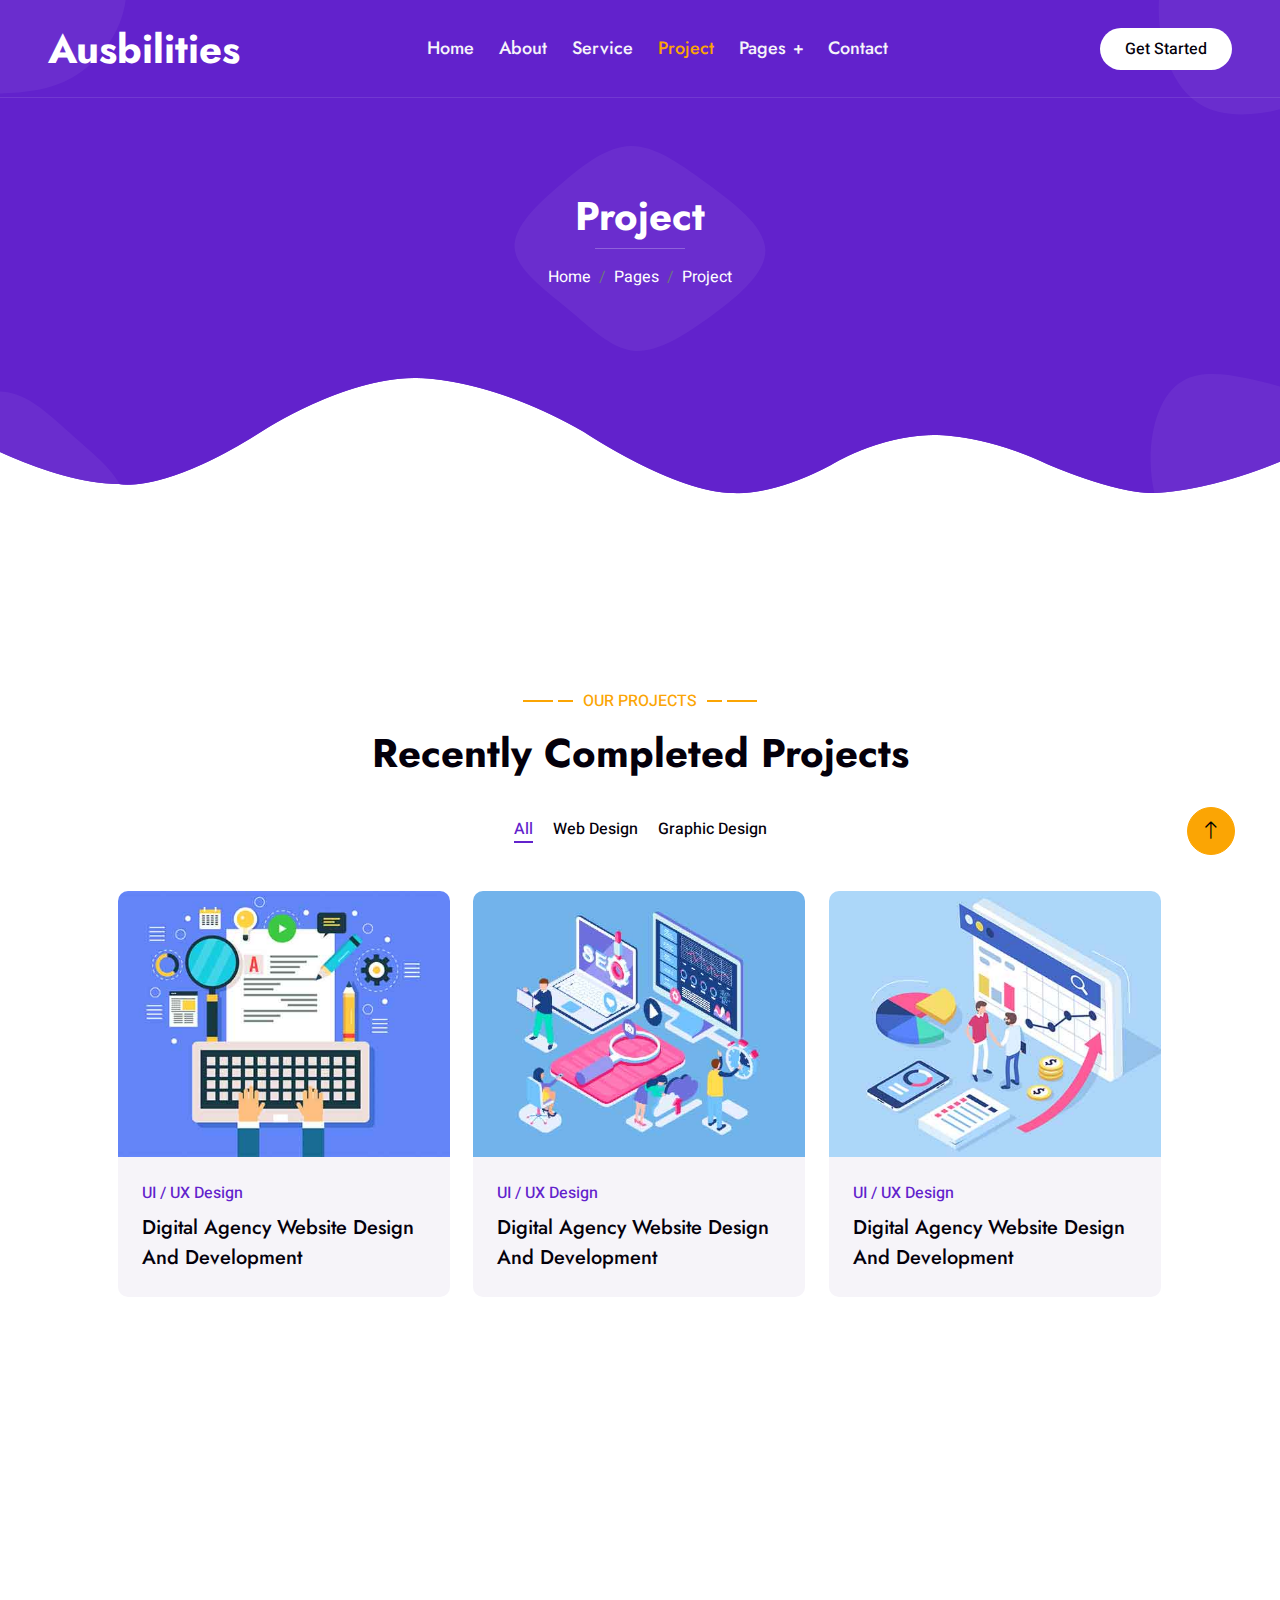
<file: project.html>
<!DOCTYPE html>
<html lang="en">

<head>
    <meta charset="utf-8">
    <title>DGital - Digital Agency HTML Template</title>
    <meta content="width=device-width, initial-scale=1.0" name="viewport">
    <meta content="" name="keywords">
    <meta content="" name="description">

    <!-- Favicon -->
    <link href="img/ausgov.png" rel="icon">

    <!-- Google Web Fonts -->
    <link rel="preconnect" href="https://fonts.googleapis.com">
    <link rel="preconnect" href="https://fonts.gstatic.com" crossorigin>
    <link href="https://fonts.googleapis.com/css2?family=Heebo:wght@400;500&family=Jost:wght@500;600;700&display=swap" rel="stylesheet"> 

    <!-- Icon Font Stylesheet -->
    <link href="https://cdnjs.cloudflare.com/ajax/libs/font-awesome/5.10.0/css/all.min.css" rel="stylesheet">
    <link href="https://cdn.jsdelivr.net/npm/bootstrap-icons@1.4.1/font/bootstrap-icons.css" rel="stylesheet">

    <!-- Libraries Stylesheet -->
    <link href="lib/animate/animate.min.css" rel="stylesheet">
    <link href="lib/owlcarousel/assets/owl.carousel.min.css" rel="stylesheet">
    <link href="lib/lightbox/css/lightbox.min.css" rel="stylesheet">

    <!-- Customized Bootstrap Stylesheet -->
    <link href="css/bootstrap.min.css" rel="stylesheet">

    <!-- Template Stylesheet -->
    <link href="css/style.css" rel="stylesheet">
</head>

<body>
    <div class="container-xxl bg-white p-0">
        <!-- Spinner Start -->
        <div id="spinner" class="show bg-white position-fixed translate-middle w-100 vh-100 top-50 start-50 d-flex align-items-center justify-content-center">
            <div class="spinner-grow text-primary" style="width: 3rem; height: 3rem;" role="status">
                <span class="sr-only">Loading...</span>
            </div>
        </div>
        <!-- Spinner End -->


        <!-- Navbar & Hero Start -->
        <div class="container-xxl position-relative p-0">
            <nav class="navbar navbar-expand-lg navbar-light px-4 px-lg-5 py-3 py-lg-0">
                <a href="" class="navbar-brand p-0">
                    <h1 class="m-0">Ausbilities</h1>
                    <!-- <img src="img/logo.png" alt="Logo"> -->
                </a>
                <button class="navbar-toggler" type="button" data-bs-toggle="collapse" data-bs-target="#navbarCollapse">
                    <span class="fa fa-bars"></span>
                </button>
                <div class="collapse navbar-collapse" id="navbarCollapse">
                    <div class="navbar-nav mx-auto py-0">
                        <a href="index.html" class="nav-item nav-link">Home</a>
                        <a href="about.html" class="nav-item nav-link">About</a>
                        <a href="service.html" class="nav-item nav-link">Service</a>
                        <a href="project.html" class="nav-item nav-link active">Project</a>
                        <div class="nav-item dropdown">
                            <a href="#" class="nav-link dropdown-toggle" data-bs-toggle="dropdown">Pages</a>
                            <div class="dropdown-menu m-0">
                                <a href="team.html" class="dropdown-item">Our Team</a>
                                <a href="testimonial.html" class="dropdown-item">Testimonial</a>
                            </div>
                        </div>
                        <a href="contact.html" class="nav-item nav-link">Contact</a>
                    </div>
                    <a href="" class="btn rounded-pill py-2 px-4 ms-3 d-none d-lg-block">Get Started</a>
                </div>
            </nav>

            <div class="container-xxl py-5 bg-primary hero-header">
                <div class="container my-5 py-5 px-lg-5">
                    <div class="row g-5 py-5">
                        <div class="col-12 text-center">
                            <h1 class="text-white animated slideInDown">Project</h1>
                            <hr class="bg-white mx-auto mt-0" style="width: 90px;">
                            <nav aria-label="breadcrumb">
                                <ol class="breadcrumb justify-content-center">
                                    <li class="breadcrumb-item"><a class="text-white" href="#">Home</a></li>
                                    <li class="breadcrumb-item"><a class="text-white" href="#">Pages</a></li>
                                    <li class="breadcrumb-item text-white active" aria-current="page">Project</li>
                                </ol>
                            </nav>
                        </div>
                    </div>
                </div>
            </div>
        </div>
        <!-- Navbar & Hero End -->


        <!-- Projects Start -->
        <div class="container-xxl py-5">
            <div class="container py-5 px-lg-5">
                <div class="wow fadeInUp" data-wow-delay="0.1s">
                    <p class="section-title text-secondary justify-content-center"><span></span>Our Projects<span></span></p>
                    <h1 class="text-center mb-5">Recently Completed Projects</h1>
                </div>
                <div class="row mt-n2 wow fadeInUp" data-wow-delay="0.3s">
                    <div class="col-12 text-center">
                        <ul class="list-inline mb-5" id="portfolio-flters">
                            <li class="mx-2 active" data-filter="*">All</li>
                            <li class="mx-2" data-filter=".first">Web Design</li>
                            <li class="mx-2" data-filter=".second">Graphic Design</li>
                        </ul>
                    </div>
                </div>
                <div class="row g-4 portfolio-container">
                    <div class="col-lg-4 col-md-6 portfolio-item first wow fadeInUp" data-wow-delay="0.1s">
                        <div class="rounded overflow-hidden">
                            <div class="position-relative overflow-hidden">
                                <img class="img-fluid w-100" src="img/portfolio-1.jpg" alt="">
                                <div class="portfolio-overlay">
                                    <a class="btn btn-square btn-outline-light mx-1" href="img/portfolio-1.jpg" data-lightbox="portfolio"><i class="fa fa-eye"></i></a>
                                    <a class="btn btn-square btn-outline-light mx-1" href=""><i class="fa fa-link"></i></a>
                                </div>
                            </div>
                            <div class="bg-light p-4">
                                <p class="text-primary fw-medium mb-2">UI / UX Design</p>
                                <h5 class="lh-base mb-0">Digital Agency Website Design And Development</a>
                            </div>
                        </div>
                    </div>
                    <div class="col-lg-4 col-md-6 portfolio-item second wow fadeInUp" data-wow-delay="0.3s">
                        <div class="rounded overflow-hidden">
                            <div class="position-relative overflow-hidden">
                                <img class="img-fluid w-100" src="img/portfolio-2.jpg" alt="">
                                <div class="portfolio-overlay">
                                    <a class="btn btn-square btn-outline-light mx-1" href="img/portfolio-2.jpg" data-lightbox="portfolio"><i class="fa fa-eye"></i></a>
                                    <a class="btn btn-square btn-outline-light mx-1" href=""><i class="fa fa-link"></i></a>
                                </div>
                            </div>
                            <div class="bg-light p-4">
                                <p class="text-primary fw-medium mb-2">UI / UX Design</p>
                                <h5 class="lh-base mb-0">Digital Agency Website Design And Development</a>
                            </div>
                        </div>
                    </div>
                    <div class="col-lg-4 col-md-6 portfolio-item first wow fadeInUp" data-wow-delay="0.5s">
                        <div class="rounded overflow-hidden">
                            <div class="position-relative overflow-hidden">
                                <img class="img-fluid w-100" src="img/portfolio-3.jpg" alt="">
                                <div class="portfolio-overlay">
                                    <a class="btn btn-square btn-outline-light mx-1" href="img/portfolio-3.jpg" data-lightbox="portfolio"><i class="fa fa-eye"></i></a>
                                    <a class="btn btn-square btn-outline-light mx-1" href=""><i class="fa fa-link"></i></a>
                                </div>
                            </div>
                            <div class="bg-light p-4">
                                <p class="text-primary fw-medium mb-2">UI / UX Design</p>
                                <h5 class="lh-base mb-0">Digital Agency Website Design And Development</a>
                            </div>
                        </div>
                    </div>
                    <div class="col-lg-4 col-md-6 portfolio-item second wow fadeInUp" data-wow-delay="0.1s">
                        <div class="rounded overflow-hidden">
                            <div class="position-relative overflow-hidden">
                                <img class="img-fluid w-100" src="img/portfolio-4.jpg" alt="">
                                <div class="portfolio-overlay">
                                    <a class="btn btn-square btn-outline-light mx-1" href="img/portfolio-4.jpg" data-lightbox="portfolio"><i class="fa fa-eye"></i></a>
                                    <a class="btn btn-square btn-outline-light mx-1" href=""><i class="fa fa-link"></i></a>
                                </div>
                            </div>
                            <div class="bg-light p-4">
                                <p class="text-primary fw-medium mb-2">UI / UX Design</p>
                                <h5 class="lh-base mb-0">Digital Agency Website Design And Development</a>
                            </div>
                        </div>
                    </div>
                    <div class="col-lg-4 col-md-6 portfolio-item first wow fadeInUp" data-wow-delay="0.3s">
                        <div class="rounded overflow-hidden">
                            <div class="position-relative overflow-hidden">
                                <img class="img-fluid w-100" src="img/portfolio-5.jpg" alt="">
                                <div class="portfolio-overlay">
                                    <a class="btn btn-square btn-outline-light mx-1" href="img/portfolio-5.jpg" data-lightbox="portfolio"><i class="fa fa-eye"></i></a>
                                    <a class="btn btn-square btn-outline-light mx-1" href=""><i class="fa fa-link"></i></a>
                                </div>
                            </div>
                            <div class="bg-light p-4">
                                <p class="text-primary fw-medium mb-2">UI / UX Design</p>
                                <h5 class="lh-base mb-0">Digital Agency Website Design And Development</a>
                            </div>
                        </div>
                    </div>
                    <div class="col-lg-4 col-md-6 portfolio-item second wow fadeInUp" data-wow-delay="0.5s">
                        <div class="rounded overflow-hidden">
                            <div class="position-relative overflow-hidden">
                                <img class="img-fluid w-100" src="img/portfolio-6.jpg" alt="">
                                <div class="portfolio-overlay">
                                    <a class="btn btn-square btn-outline-light mx-1" href="img/portfolio-6.jpg" data-lightbox="portfolio"><i class="fa fa-eye"></i></a>
                                    <a class="btn btn-square btn-outline-light mx-1" href=""><i class="fa fa-link"></i></a>
                                </div>
                            </div>
                            <div class="bg-light p-4">
                                <p class="text-primary fw-medium mb-2">UI / UX Design</p>
                                <h5 class="lh-base mb-0">Digital Agency Website Design And Development</a>
                            </div>
                        </div>
                    </div>
                </div>
            </div>
        </div>
        <!-- Projects End -->
        

        <!-- Footer Start -->
        <div class="container-fluid bg-primary text-light footer wow fadeIn" data-wow-delay="0.1s">
            <div class="container py-5 px-lg-5">
                <div class="row g-5">
                    <div class="col-md-6 col-lg-3">
                        <p class="section-title text-white h5 mb-4">Address<span></span></p>
                        <p><i class="fa fa-map-marker-alt me-3"></i>123 Street, New York, USA</p>
                        <p><i class="fa fa-phone-alt me-3"></i>+012 345 67890</p>
                        <p><i class="fa fa-envelope me-3"></i>info@example.com</p>
                        <div class="d-flex pt-2">
                            <a class="btn btn-outline-light btn-social" href=""><i class="fab fa-twitter"></i></a>
                            <a class="btn btn-outline-light btn-social" href=""><i class="fab fa-facebook-f"></i></a>
                            <a class="btn btn-outline-light btn-social" href=""><i class="fab fa-instagram"></i></a>
                            <a class="btn btn-outline-light btn-social" href=""><i class="fab fa-linkedin-in"></i></a>
                        </div>
                    </div>
                    <div class="col-md-6 col-lg-3">
                        <p class="section-title text-white h5 mb-4">Quick Link<span></span></p>
                        <a class="btn btn-link" href="">About Us</a>
                        <a class="btn btn-link" href="">Contact Us</a>
                        <a class="btn btn-link" href="">Privacy Policy</a>
                        <a class="btn btn-link" href="">Terms & Condition</a>
                        <a class="btn btn-link" href="">Career</a>
                    </div>
                    <div class="col-md-6 col-lg-3">
                        <p class="section-title text-white h5 mb-4">Gallery<span></span></p>
                        <div class="row g-2">
                            <div class="col-4">
                                <img class="img-fluid" src="img/portfolio-1.jpg" alt="Image">
                            </div>
                            <div class="col-4">
                                <img class="img-fluid" src="img/portfolio-2.jpg" alt="Image">
                            </div>
                            <div class="col-4">
                                <img class="img-fluid" src="img/portfolio-3.jpg" alt="Image">
                            </div>
                            <div class="col-4">
                                <img class="img-fluid" src="img/portfolio-4.jpg" alt="Image">
                            </div>
                            <div class="col-4">
                                <img class="img-fluid" src="img/portfolio-5.jpg" alt="Image">
                            </div>
                            <div class="col-4">
                                <img class="img-fluid" src="img/portfolio-6.jpg" alt="Image">
                            </div>
                        </div>
                    </div>
                    <div class="col-md-6 col-lg-3">
                        <p class="section-title text-white h5 mb-4">Newsletter<span></span></p>
                        <p>Lorem ipsum dolor sit amet elit. Phasellus nec pretium mi. Curabitur facilisis ornare velit non vulpu</p>
                        <div class="position-relative w-100 mt-3">
                            <input class="form-control border-0 rounded-pill w-100 ps-4 pe-5" type="text" placeholder="Your Email" style="height: 48px;">
                            <button type="button" class="btn shadow-none position-absolute top-0 end-0 mt-1 me-2"><i class="fa fa-paper-plane text-primary fs-4"></i></button>
                        </div>
                    </div>
                </div>
            </div>
            <div class="container px-lg-5">
                <div class="copyright">
                    <div class="row">
                        <div class="col-md-6 text-center text-md-start mb-3 mb-md-0">
                            &copy; <a class="border-bottom" href="#">Your Site Name</a>, All Right Reserved. 
							
							<!--/*** This template is free as long as you keep the footer author’s credit link/attribution link/backlink. If you'd like to use the template without the footer author’s credit link/attribution link/backlink, you can purchase the Credit Removal License from "https://htmlcodex.com/credit-removal". Thank you for your support. ***/-->
							Designed By <a class="border-bottom" href="https://htmlcodex.com">HTML Codex</a>
                        </div>
                        <div class="col-md-6 text-center text-md-end">
                            <div class="footer-menu">
                                <a href="">Home</a>
                                <a href="">Cookies</a>
                                <a href="">Help</a>
                                <a href="">FQAs</a>
                            </div>
                        </div>
                    </div>
                </div>
            </div>
        </div>
        <!-- Footer End -->


        <!-- Back to Top -->
        <a href="#" class="btn btn-lg btn-secondary btn-lg-square back-to-top"><i class="bi bi-arrow-up"></i></a>
    </div>

    <!-- JavaScript Libraries -->
    <script src="https://code.jquery.com/jquery-3.4.1.min.js"></script>
    <script src="https://cdn.jsdelivr.net/npm/bootstrap@5.0.0/dist/js/bootstrap.bundle.min.js"></script>
    <script src="lib/wow/wow.min.js"></script>
    <script src="lib/easing/easing.min.js"></script>
    <script src="lib/waypoints/waypoints.min.js"></script>
    <script src="lib/counterup/counterup.min.js"></script>
    <script src="lib/owlcarousel/owl.carousel.min.js"></script>
    <script src="lib/isotope/isotope.pkgd.min.js"></script>
    <script src="lib/lightbox/js/lightbox.min.js"></script>

    <!-- Template Javascript -->
    <script src="js/main.js"></script>
</body>

</html>
</file>
<file: css/style.css>
/********** Template CSS **********/
:root {
    --primary: #6222CC;
    --secondary: #FBA504;
    --light: #F6F4F9;
    --dark: #04000B;
}

/*** Phone ringing ***/
body{background-color: #eee}.ringing-bell{position: absolute;left: 50%;top: 50%;transition: translate(-50%, -50%)}.faa-ring{color: rgb(248, 5, 5)}@-webkit-keyframes ring{0%{-webkit-transform: rotate(-15deg);transform: rotate(-15deg)}2%{-webkit-transform: rotate(15deg);transform: rotate(15deg)}4%{-webkit-transform: rotate(-18deg);transform: rotate(-18deg)}6%{-webkit-transform: rotate(18deg);transform: rotate(18deg)}8%{-webkit-transform: rotate(-22deg);transform: rotate(-22deg)}10%{-webkit-transform: rotate(22deg);transform: rotate(22deg)}12%{-webkit-transform: rotate(-18deg);transform: rotate(-18deg)}14%{-webkit-transform: rotate(18deg);transform: rotate(18deg)}16%{-webkit-transform: rotate(-12deg);transform: rotate(-12deg)}18%{-webkit-transform: rotate(12deg);transform: rotate(12deg)}20%{-webkit-transform: rotate(0deg);transform: rotate(0deg)}}@keyframes ring{0%{-webkit-transform: rotate(-15deg);-ms-transform: rotate(-15deg);transform: rotate(-15deg)}2%{-webkit-transform: rotate(15deg);-ms-transform: rotate(15deg);transform: rotate(15deg)}4%{-webkit-transform: rotate(-18deg);-ms-transform: rotate(-18deg);transform: rotate(-18deg)}6%{-webkit-transform: rotate(18deg);-ms-transform: rotate(18deg);transform: rotate(18deg)}8%{-webkit-transform: rotate(-22deg);-ms-transform: rotate(-22deg);transform: rotate(-22deg)}10%{-webkit-transform: rotate(22deg);-ms-transform: rotate(22deg);transform: rotate(22deg)}12%{-webkit-transform: rotate(-18deg);-ms-transform: rotate(-18deg);transform: rotate(-18deg)}14%{-webkit-transform: rotate(18deg);-ms-transform: rotate(18deg);transform: rotate(18deg)}16%{-webkit-transform: rotate(-12deg);-ms-transform: rotate(-12deg);transform: rotate(-12deg)}18%{-webkit-transform: rotate(12deg);-ms-transform: rotate(12deg);transform: rotate(12deg)}20%{-webkit-transform: rotate(0deg);-ms-transform: rotate(0deg);transform: rotate(0deg)}}.faa-ring.animated, .faa-ring.animated-hover:hover, .faa-parent.animated-hover:hover>.faa-ring{-webkit-animation: ring 2s ease infinite;animation: ring 2s ease infinite;transform-origin-x: 50%;transform-origin-y: 0px;transform-origin-z: initial}

/*** Spinner ***/
#spinner {
    opacity: 0;
    visibility: hidden;
    transition: opacity .5s ease-out, visibility 0s linear .5s;
    z-index: 99999;
}

#spinner.show {
    transition: opacity .5s ease-out, visibility 0s linear 0s;
    visibility: visible;
    opacity: 1;
}

.back-to-top {
    position: fixed;
    display: none;
    right: 45px;
    bottom: 45px;
    z-index: 99;
}


/*** Heading ***/
h1,
h2,
.fw-bold {
    font-weight: 700 !important;
}

h3,
h4,
.fw-semi-bold {
    font-weight: 600 !important;
}

h5,
h6,
.fw-medium {
    font-weight: 500 !important;
}
.popup {
    position:fixed;
    top: 0;
    left: 0;
    width: 100%;
    height: 100%;
    background-color: rgba(0,0,0,0.7);
    display: flex;
    padding: 20px;
    border: 1px solid #ddd;
    text-align: center;
    margin: 0 auto;  /* Centers the box horizontally */
    justify-content: center;
    align-items: center;
    z-index:1000;
  }
  .popup-content {
    background-color: white;
    padding: 20px;
    border-radius: 5px;
  }

/*** Button ***/
.btn {
    font-weight: 500;
    transition: .5s;
}

.btn:hover {
    box-shadow: 0 0 10px rgba(0, 0, 0, .5);
}

.btn-square {
    width: 38px;
    height: 38px;
}

.btn-sm-square {
    width: 32px;
    height: 32px;
}

.btn-lg-square {
    width: 48px;
    height: 48px;
}

.btn-square,
.btn-sm-square,
.btn-lg-square {
    padding: 0;
    display: flex;
    align-items: center;
    justify-content: center;
    font-weight: normal;
    border-radius: 50px;
}


/*** Navbar ***/
.navbar .dropdown-toggle::after {
    border: none;
    content: "\f067";
    font-family: "Font Awesome 5 Free";
    font-size: 10px;
    font-weight: bold;
    vertical-align: middle;
    margin-left: 8px;
}

.navbar-light .navbar-nav .nav-link {
    position: relative;
    margin-right: 25px;
    padding: 35px 0;
    font-family: 'Jost', sans-serif;
    font-size: 18px;
    font-weight: 500;
    color: var(--light) !important;
    outline: none;
    transition: .5s;
}

.sticky-top.navbar-light .navbar-nav .nav-link {
    padding: 20px 0;
    color: var(--dark) !important;
}

.navbar-light .navbar-nav .nav-link:hover,
.navbar-light .navbar-nav .nav-link.active {
    color: var(--secondary) !important;
}

.navbar-light .navbar-brand h1 {
    color: #FFFFFF;
}

.navbar-light .navbar-brand img {
    max-height: 60px;
    transition: .5s;
}

.sticky-top.navbar-light .navbar-brand img {
    max-height: 45px;
}

@media (max-width: 991.98px) {
    .sticky-top.navbar-light {
        position: relative;
        background: #FFFFFF;
    }

    .navbar-light .navbar-collapse {
        margin-top: 15px;
        border-top: 1px solid #DDDDDD;
    }

    .navbar-light .navbar-nav .nav-link,
    .sticky-top.navbar-light .navbar-nav .nav-link {
        padding: 10px 0;
        margin-left: 0;
        color: var(--dark) !important;
    }

    .navbar-light .navbar-brand h1 {
        color: var(--primary);
    }

    .navbar-light .navbar-brand img {
        max-height: 45px;
    }
}

@media (min-width: 992px) {
    .navbar-light {
        position: absolute;
        width: 100%;
        top: 0;
        left: 0;
        border-bottom: 1px solid rgba(256, 256, 256, .1);
        z-index: 999;
    }
    
    .sticky-top.navbar-light {
        position: fixed;
        background: #FFFFFF;
    }

    .sticky-top.navbar-light .navbar-brand h1 {
        color: var(--primary);
    }

    .navbar-light .navbar-nav .nav-item .dropdown-menu {
        display: block;
        border: none;
        margin-top: 0;
        top: 150%;
        opacity: 0;
        visibility: hidden;
        transition: .5s;
    }

    .navbar-light .navbar-nav .nav-item:hover .dropdown-menu {
        top: 100%;
        visibility: visible;
        transition: .5s;
        opacity: 1;
    }

    .navbar-light .btn {
        color: var(--dark);
        background: #FFFFFF;
    }

    .sticky-top.navbar-light .btn {
        color: var(--dark);
        background: var(--secondary);
    }
}


/*** Hero Header ***/
.hero-header {
    margin-bottom: 6rem;
    padding: 18rem 0;
    background:
        url(../img/blob-top-left.png),
        url(../img/blob-top-right.png),
        url(../img/blob-bottom-left.png),
        url(../img/blob-bottom-right.png),
        url(../img/blob-center.png),
        url(../img/bg-bottom.png);
    background-position:
        left 0px top 0px,
        right 0px top 0px,
        left 0px bottom 0px,
        right 0px bottom 0px,
        center center,
        center bottom;
    background-repeat: no-repeat;
}

@media (max-width: 991.98px) {
    .hero-header {
        padding: 6rem 0 9rem 0;
    }
}


/*** Section Title ***/
.section-title {
    position: relative;
    display: flex;
    align-items: center;
    font-weight: 500;
    text-transform: uppercase;
}

.section-title span:first-child,
.section-title span:last-child {
    position: relative;
    display: inline-block;
    margin-right: 30px;
    width: 30px;
    height: 2px;
}

.section-title span:last-child {
    margin-right: 0;
    margin-left: 30px;
}

.section-title span:first-child::after,
.section-title span:last-child::after {
    position: absolute;
    content: "";
    width: 15px;
    height: 2px;
    top: 0;
    right: -20px;
}

.section-title span:last-child::after {
    right: auto;
    left: -20px;
}

.section-title.text-primary span:first-child,
.section-title.text-primary span:last-child,
.section-title.text-primary span:first-child::after,
.section-title.text-primary span:last-child::after {
    background: var(--primary);
}

.section-title.text-secondary span:first-child,
.section-title.text-secondary span:last-child,
.section-title.text-secondary span:first-child::after,
.section-title.text-secondary span:last-child::after {
    background: var(--secondary);
}

.section-title.text-white span:first-child,
.section-title.text-white span:last-child,
.section-title.text-white span:first-child::after,
.section-title.text-white span:last-child::after {
    background: #FFFFFF;
}


/*** Feature ***/
.feature-item {
    transition: .5s;
}

.feature-item:hover {
    margin-top: -15px;
}


/*** About ***/
.progress {
    height: 5px;
}

.progress .progress-bar {
    width: 0px;
    transition: 3s;
}


/*** Fact ***/
.fact {
    margin: 6rem 0;
    background:
        url(../img/blob-top-left.png),
        url(../img/blob-top-right.png),
        url(../img/blob-bottom-left.png),
        url(../img/blob-bottom-right.png),
        url(../img/blob-center.png);
    background-position:
        left 0px top 0px,
        right 0px top 0px,
        left 0px bottom 0px,
        right 0px bottom 0px,
        center center;
    background-repeat: no-repeat;
}


/*** Service ***/
.service-item {
    position: relative;
    padding: 45px 30px;
    background: var(--light);
    overflow: hidden;
    transition: .5s;
}

.service-item:hover {
    margin-top: -15px;
    padding-bottom: 60px;
    background: var(--primary);
}

.service-item .service-icon {
    margin: 0 auto 20px auto;
    width: 100px;
    height: 100px;
    display: flex;
    align-items: center;
    justify-content: center;
    color: var(--light);
    background: url(../img/blob-primary.png) center center no-repeat;
    background-size: contain;
    transition: .5s;
}

.service-item:hover .service-icon {
    color: var(--dark);
    background: url(../img/blob-secondary.png) center center no-repeat;
    background-size: contain;
}

.service-item h5,
.service-item p {
    transition: .5s;
}

.service-item:hover h5,
.service-item:hover p {
    color: #FFFFFF;
}

.service-item a.btn {
    position: absolute;
    bottom: -40px;
    left: 50%;
    transform: translateX(-50%);
    color: var(--primary);
    background: #FFFFFF;
    border-radius: 40px 40px 0 0;
    transition: .5s;
    z-index: 1;
}

.service-item a.btn:hover {
    color: var(--dark);
    background: var(--secondary);
}

.service-item:hover a.btn {
    bottom: 0;
}


/*** Project Portfolio ***/
#portfolio-flters li {
    display: inline-block;
    font-weight: 500;
    color: var(--dark);
    cursor: pointer;
    transition: .5s;
    border-bottom: 2px solid transparent;
}

#portfolio-flters li:hover,
#portfolio-flters li.active {
    color: var(--primary);
    border-color: var(--primary);
}

.portfolio-item img {
    transition: .5s;
}

.portfolio-item:hover img {
    transform: scale(1.1);
}

.portfolio-item .portfolio-overlay {
    position: absolute;
    display: flex;
    align-items: center;
    justify-content: center;
    width: 100%;
    height: 100%;
    top: 0;
    left: 0;
    background: rgba(98, 34, 204, .9);
    transition: .5s;
    opacity: 0;
}

.portfolio-item:hover .portfolio-overlay {
    opacity: 1;
}


/*** Newsletter ***/
.newsletter {
    margin: 6rem 0;
    background:
        url(../img/blob-top-left.png),
        url(../img/blob-top-right.png),
        url(../img/blob-bottom-left.png),
        url(../img/blob-bottom-right.png),
        url(../img/blob-center.png);
    background-position:
        left 0px top 0px,
        right 0px top 0px,
        left 0px bottom 0px,
        right 0px bottom 0px,
        center center;
    background-repeat: no-repeat;
}


/*** Testimonial ***/
.testimonial-carousel .testimonial-item {
    padding: 0 30px 30px 30px;
}

.testimonial-carousel .owl-nav {
    display: flex;
    justify-content: center;
}

.testimonial-carousel .owl-nav .owl-prev,
.testimonial-carousel .owl-nav .owl-next {
    margin: 0 12px;
    width: 60px;
    height: 60px;
    display: flex;
    align-items: center;
    justify-content: center;
    color: var(--primary);
    background: var(--light);
    border-radius: 60px;
    font-size: 22px;
    transition: .5s;
}

.testimonial-carousel .owl-nav .owl-prev:hover,
.testimonial-carousel .owl-nav .owl-next:hover {
    color: #FFFFFF;
    background: var(--primary);
    box-shadow: 0 0 10px rgba(0, 0, 0, .5);
}


/*** Team ***/
.team-item .btn {
    color: var(--primary);
    background: #FFFFFF;
}

.team-item .btn:hover {
    color: #FFFFFF;
    background: var(--primary);
}


/*** Footer ***/
.footer {
    margin-top: 6rem;
    padding-top: 9rem;
    background:
        url(../img/bg-top.png),
        url(../img/map.png);
    background-position:
        center top,
        center center;
    background-repeat: no-repeat;
}

.footer .btn.btn-social {
    margin-right: 5px;
    width: 40px;
    height: 40px;
    display: flex;
    align-items: center;
    justify-content: center;
    color: var(--light);
    border: 1px solid rgba(256, 256, 256, .1);
    border-radius: 40px;
    transition: .3s;
}

.footer .btn.btn-social:hover {
    color: var(--primary);
}

.footer .btn.btn-link {
    display: block;
    margin-bottom: 10px;
    padding: 0;
    text-align: left;
    color: var(--light);
    font-weight: normal;
    transition: .3s;
}

.footer .btn.btn-link::before {
    position: relative;
    content: "\f105";
    font-family: "Font Awesome 5 Free";
    font-weight: 900;
    margin-right: 10px;
}

.footer .btn.btn-link:hover {
    letter-spacing: 1px;
    box-shadow: none;
    color: var(--secondary);
}

.footer .copyright {
    padding: 25px 0;
    font-size: 14px;
    border-top: 1px solid rgba(256, 256, 256, .1);
}

.footer .copyright a {
    color: var(--light);
}

.footer .footer-menu a {
    margin-right: 15px;
    padding-right: 15px;
    border-right: 1px solid rgba(255, 255, 255, .1);
}

.footer .footer-menu a:last-child {
    margin-right: 0;
    padding-right: 0;
    border-right: none;
}

.footer .copyright a:hover,
.footer .footer-menu a:hover {
    color: var(--secondary);
}
</file>
